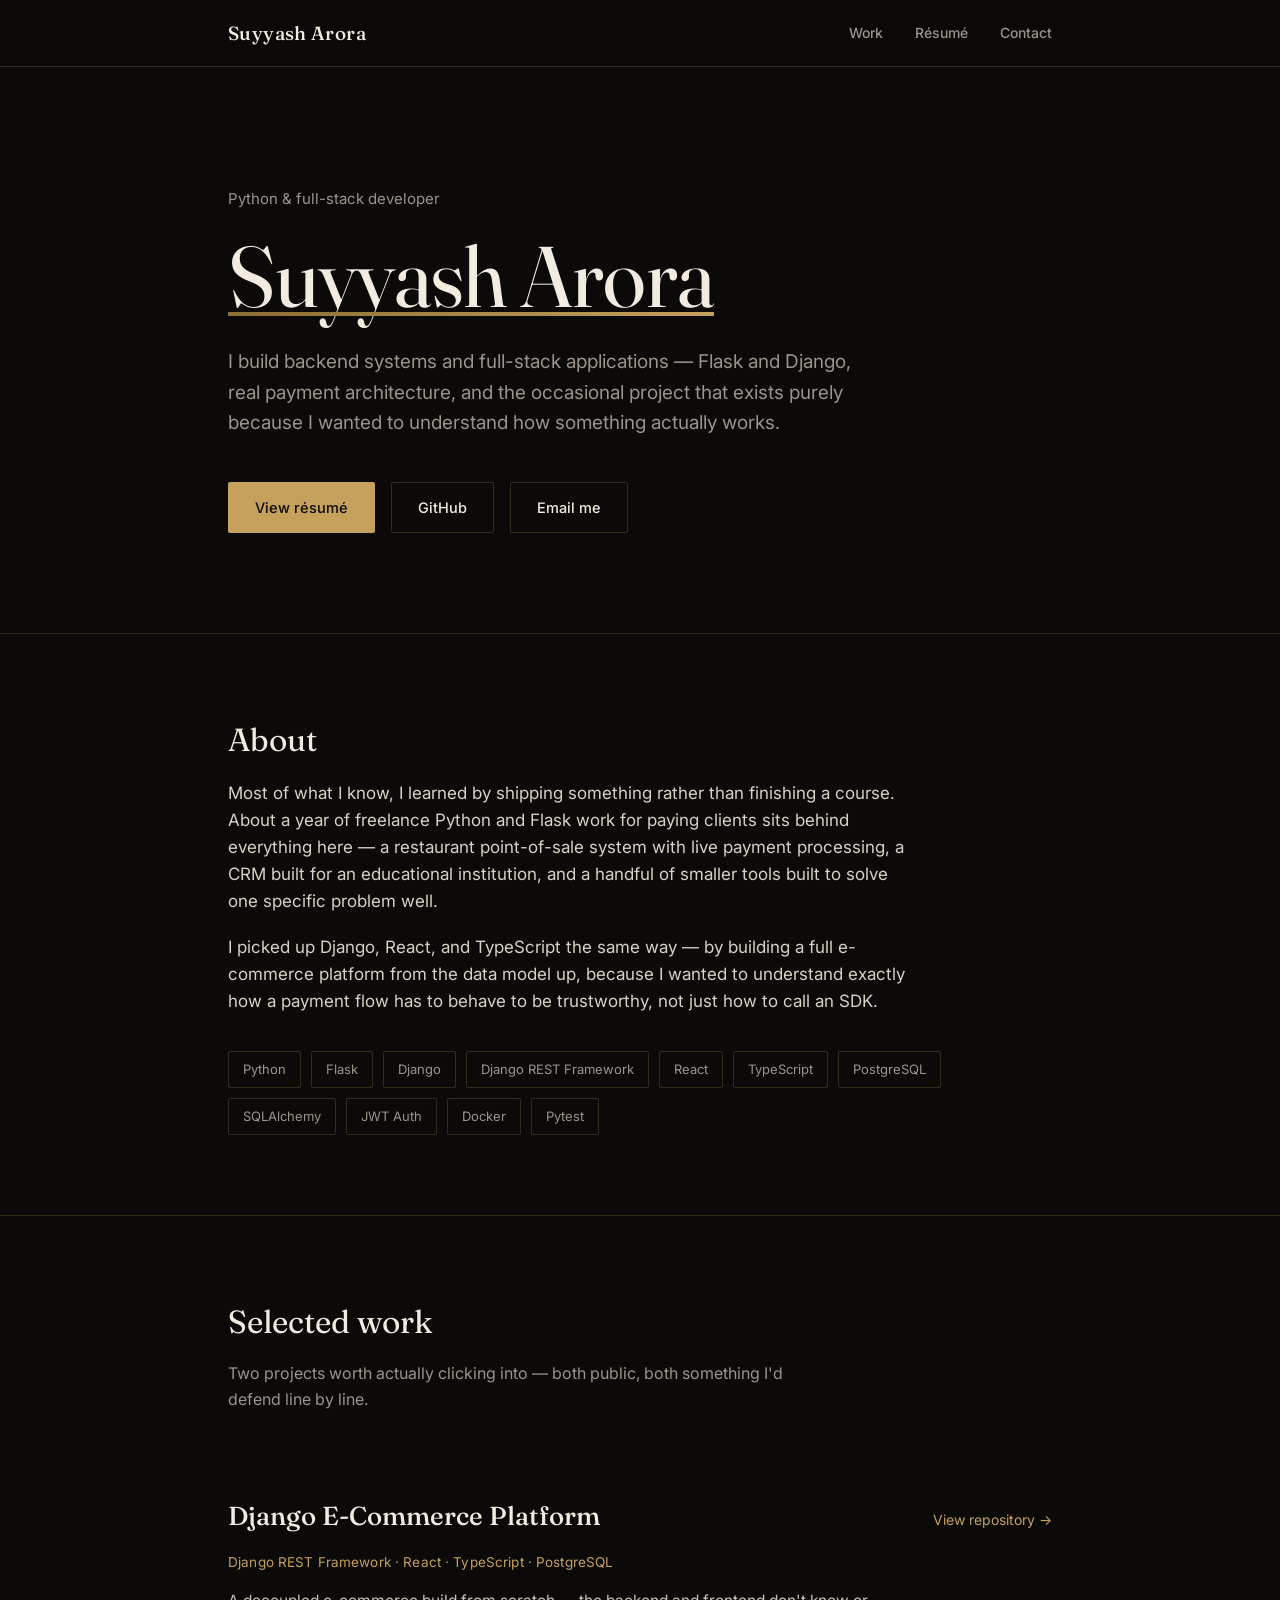
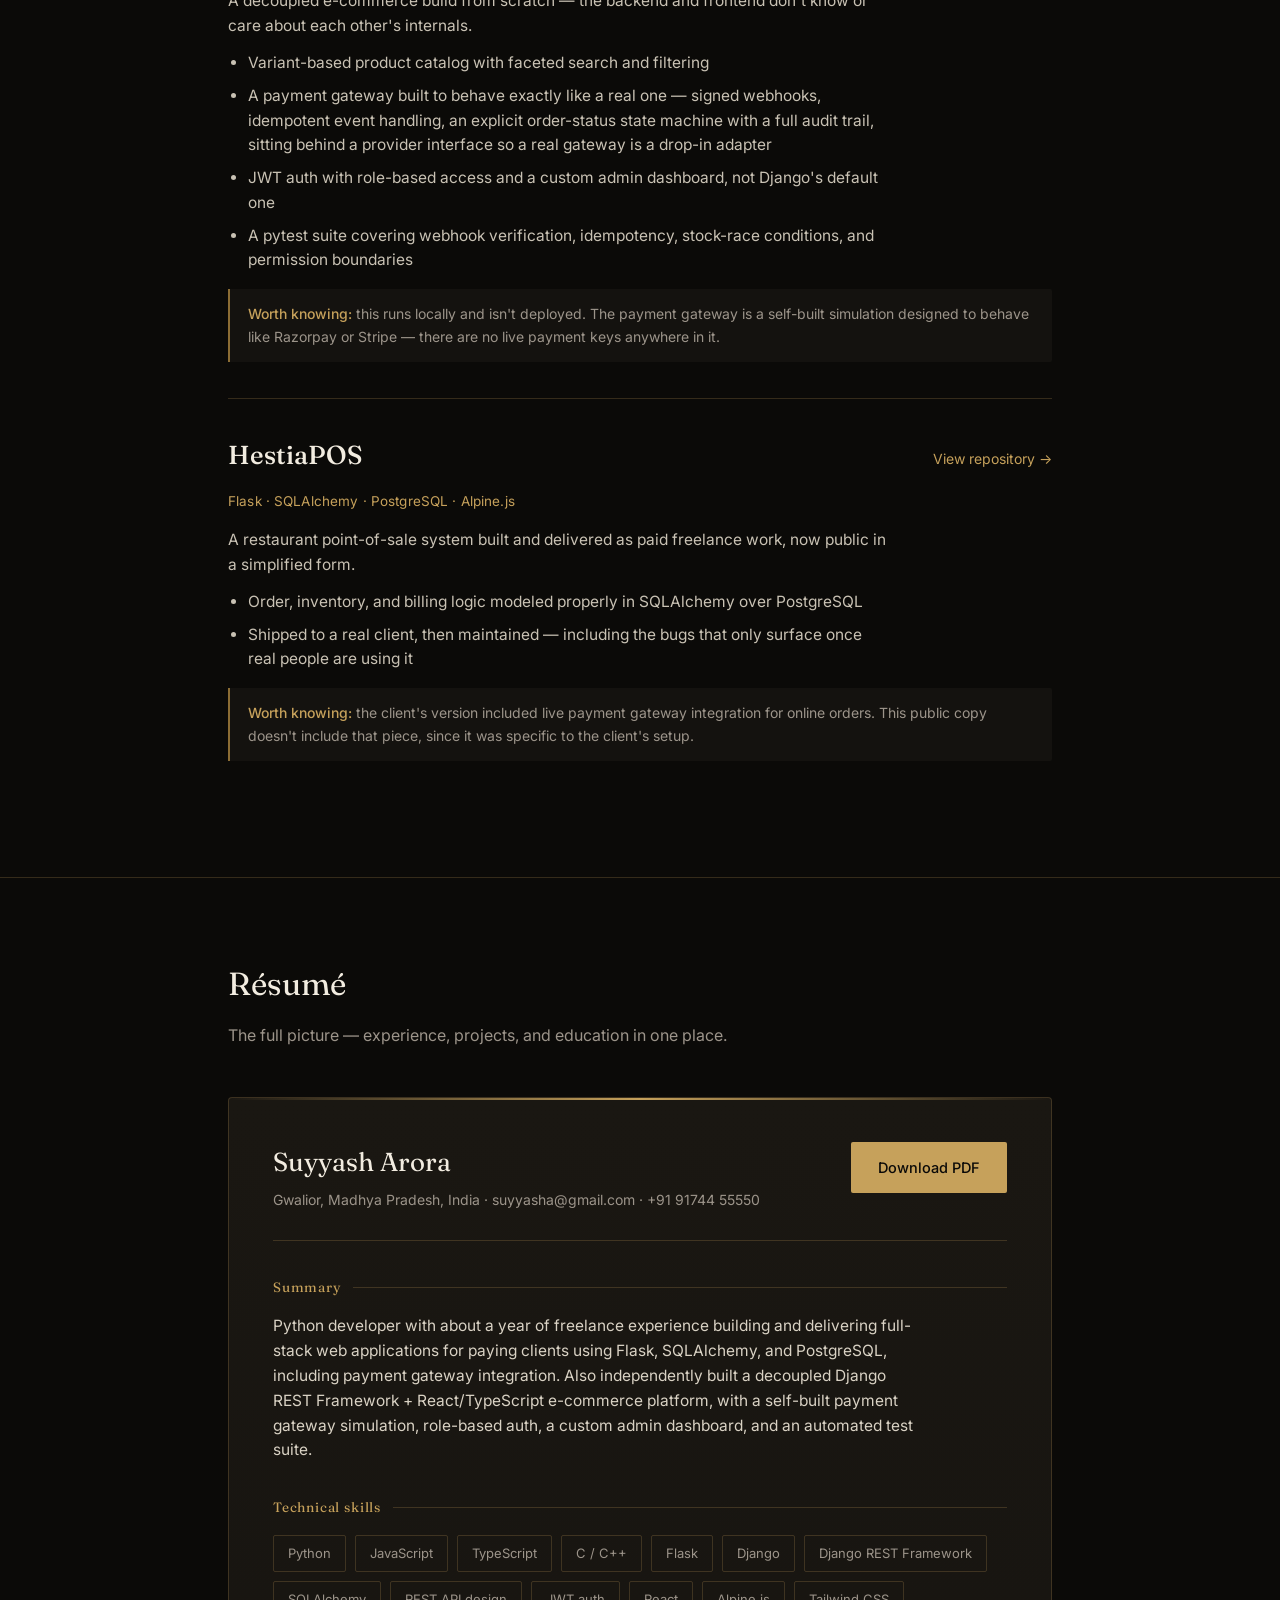
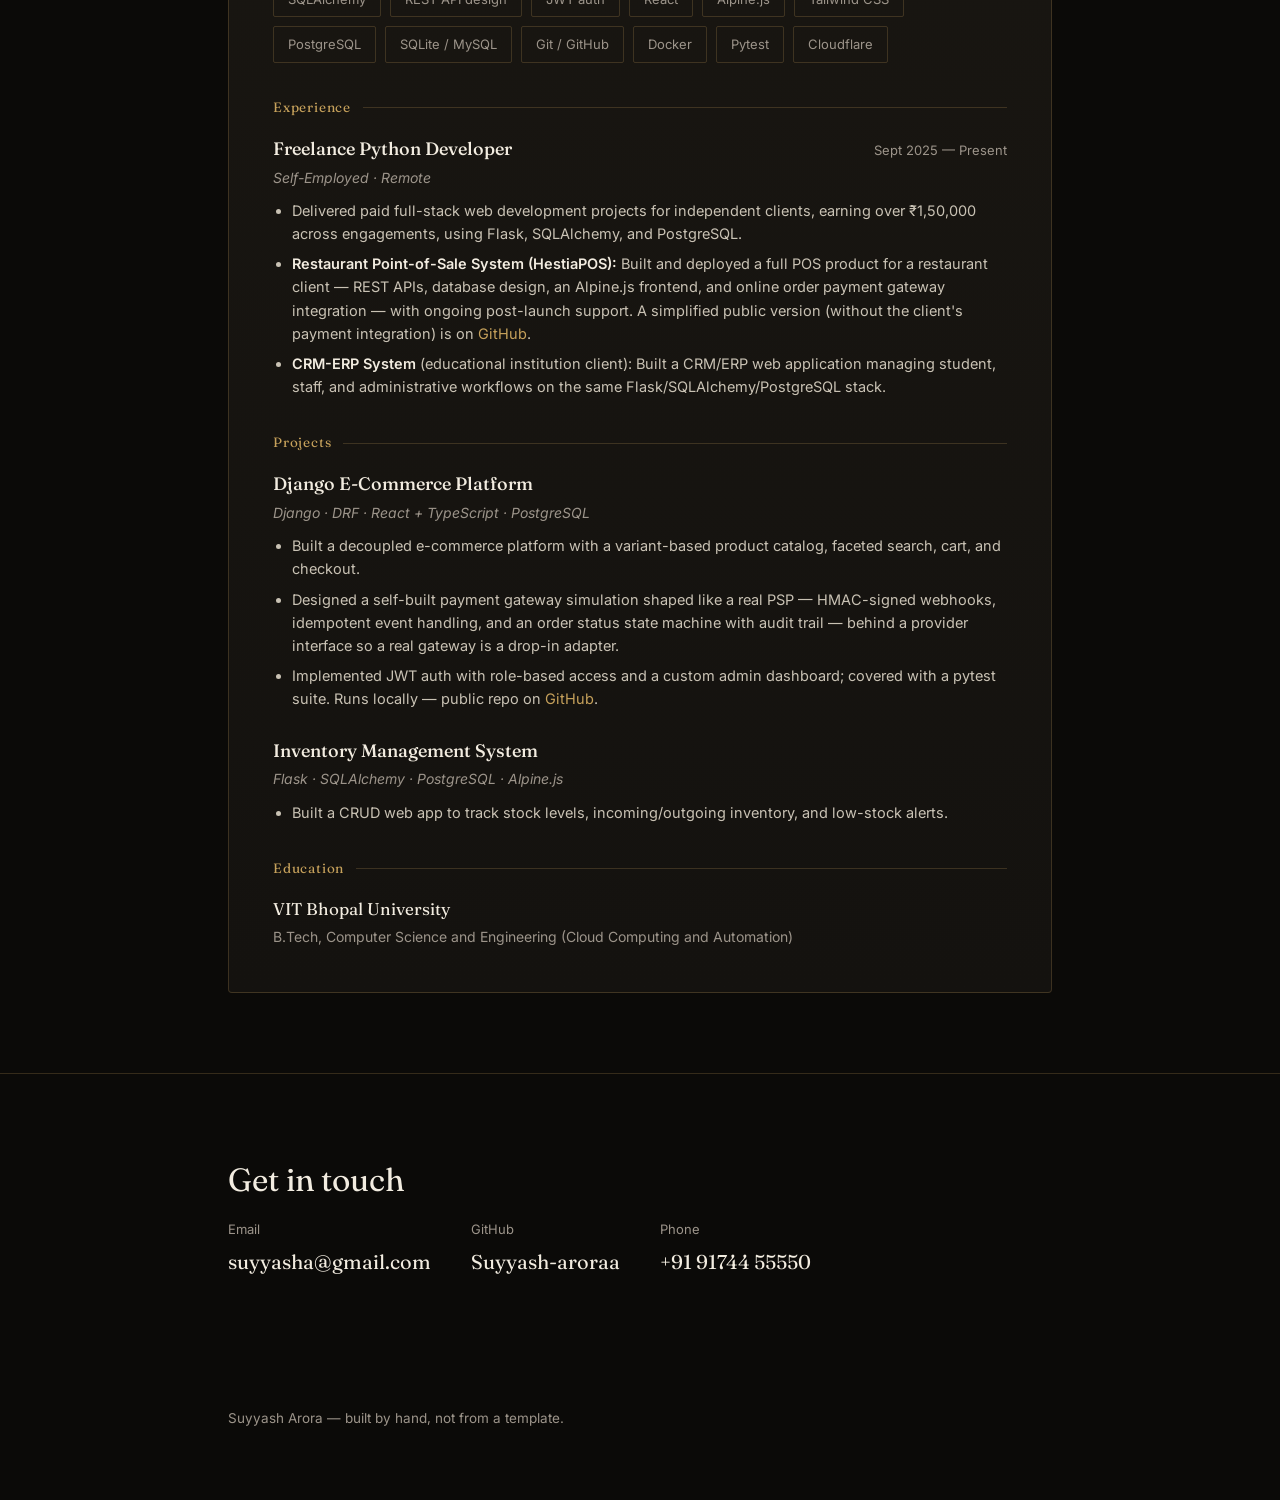
<file: index.html>
<!DOCTYPE html>
<html lang="en">
<head>
<meta charset="UTF-8">
<meta name="viewport" content="width=device-width, initial-scale=1.0">
<title>Suyyash Arora — Python & Full-Stack Developer</title>
<link rel="preconnect" href="https://fonts.googleapis.com">
<link rel="preconnect" href="https://fonts.gstatic.com" crossorigin>
<link href="https://fonts.googleapis.com/css2?family=Fraunces:opsz,wght@9..144,300;9..144,400;9..144,500;9..144,600&family=Inter:wght@400;500;600&display=swap" rel="stylesheet">
<style>
  :root{
    --bg:#0B0A08;
    --panel:#14120F;
    --panel-2:#1A1712;
    --ink:#F2ECE0;
    --muted:#9C948A;
    --gold:#C6A15B;
    --gold-deep:#8C6D34;
    --line:rgba(198,161,91,0.22);
  }
  *{box-sizing:border-box; margin:0; padding:0;}
  html{scroll-behavior:smooth;}
  body{
    background:
      radial-gradient(ellipse 1200px 600px at 50% -10%, rgba(198,161,91,0.08), transparent 60%),
      var(--bg);
    color:var(--ink);
    font-family:'Inter', sans-serif;
    line-height:1.6;
    -webkit-font-smoothing:antialiased;
  }
  ::selection{ background:var(--gold); color:#0B0A08; }

  a{ color:var(--gold); text-decoration:none; }
  a:hover{ color:var(--ink); }

  .wrap{ max-width:880px; margin:0 auto; padding:0 28px; }

  /* NAV */
  nav{
    position:sticky; top:0; z-index:10;
    background:rgba(11,10,8,0.85);
    backdrop-filter:blur(10px);
    border-bottom:1px solid var(--line);
  }
  nav .wrap{
    display:flex; align-items:center; justify-content:space-between;
    padding-top:18px; padding-bottom:18px;
  }
  .nav-mark{
    font-family:'Fraunces', serif; font-size:19px; font-weight:500;
    letter-spacing:0.02em; color:var(--ink);
  }
  .nav-links{ display:flex; gap:32px; }
  .nav-links a{
    font-size:14px; color:var(--muted); font-weight:500;
    transition:color 0.2s ease;
  }
  .nav-links a:hover{ color:var(--gold); }

  /* HERO */
  header.hero{ padding:120px 0 100px; }
  .eyebrow{
    font-size:15px; color:var(--muted); margin-bottom:22px;
    max-width:36ch;
  }
  h1{
    font-family:'Fraunces', serif;
    font-weight:400;
    font-size:clamp(48px, 8vw, 86px);
    line-height:1.02;
    letter-spacing:-0.01em;
    color:var(--ink);
    position:relative;
    display:inline-block;
  }
  h1 .underline{
    position:relative;
    display:inline-block;
  }
  h1 .underline::after{
    content:'';
    position:absolute;
    left:0; bottom:0.06em;
    height:0.05em;
    width:0;
    background:linear-gradient(90deg, var(--gold-deep), var(--gold));
    animation:drawline 1.1s 0.4s cubic-bezier(.65,0,.35,1) forwards;
  }
  @keyframes drawline{ to{ width:100%; } }

  .tagline{
    font-size:19px; color:var(--muted);
    max-width:52ch; margin-top:26px;
    font-weight:400;
  }
  .cta-row{ display:flex; gap:16px; margin-top:44px; flex-wrap:wrap; }
  .btn{
    display:inline-flex; align-items:center; gap:8px;
    padding:13px 26px; font-size:14.5px; font-weight:500;
    border-radius:2px; transition:all 0.25s ease;
    border:1px solid transparent;
  }
  .btn-primary{
    background:var(--gold); color:#0B0A08;
  }
  .btn-primary:hover{ background:var(--ink); color:#0B0A08; }
  .btn-ghost{
    border-color:var(--line); color:var(--ink);
  }
  .btn-ghost:hover{ border-color:var(--gold); color:var(--gold); }

  /* SECTION SHARED */
  section{ padding:80px 0; }
  .hr{ height:1px; background:var(--line); border:none; }
  .section-title{
    font-family:'Fraunces', serif; font-weight:400;
    font-size:32px; color:var(--ink); margin-bottom:14px;
  }
  .section-lead{
    color:var(--muted); max-width:58ch; font-size:16px; margin-bottom:48px;
  }

  /* ABOUT */
  .about-text{ max-width:62ch; font-size:17px; color:#D9D2C4; }
  .about-text p + p{ margin-top:18px; }

  .stack{
    display:flex; flex-wrap:wrap; gap:10px; margin-top:36px;
  }
  .chip{
    font-size:13px; color:var(--muted);
    border:1px solid var(--line); padding:7px 14px; border-radius:2px;
  }

  /* WORK */
  .project{
    padding:36px 0;
    border-bottom:1px solid var(--line);
  }
  .project:last-child{ border-bottom:none; }
  .project-head{
    display:flex; justify-content:space-between; align-items:baseline;
    flex-wrap:wrap; gap:10px; margin-bottom:14px;
  }
  .project-title{
    font-family:'Fraunces', serif; font-size:26px; font-weight:500; color:var(--ink);
  }
  .project-link{ font-size:14px; white-space:nowrap; }
  .project-tags{ color:var(--gold); font-size:13.5px; margin-bottom:16px; letter-spacing:0.01em; }
  .project-desc{ color:#C9C2B4; font-size:15.5px; max-width:66ch; }
  .project-desc ul{ margin-top:12px; padding-left:20px; }
  .project-desc li{ margin-bottom:8px; }
  .honesty{
    margin-top:16px; padding:14px 18px;
    background:var(--panel); border-left:2px solid var(--gold-deep);
    font-size:14px; color:var(--muted); border-radius:0 2px 2px 0;
  }
  .honesty strong{ color:var(--gold); font-weight:500; }

  /* RESUME — native rendered dossier */
  .dossier{
    background:linear-gradient(180deg, var(--panel-2), var(--panel));
    border:1px solid var(--line);
    border-radius:4px;
    padding:44px;
    position:relative;
    overflow:hidden;
  }
  .dossier::before{
    content:'';
    position:absolute; top:0; left:0; right:0; height:2px;
    background:linear-gradient(90deg, transparent, var(--gold), transparent);
  }
  .dossier-head{
    display:flex; justify-content:space-between; align-items:flex-start;
    margin-bottom:36px; flex-wrap:wrap; gap:18px;
    border-bottom:1px solid var(--line); padding-bottom:28px;
  }
  .dossier-title{ font-family:'Fraunces', serif; font-size:26px; margin-bottom:6px; }
  .dossier-sub{ font-size:14px; color:var(--muted); }
  .dossier-actions{ display:flex; gap:12px; flex-shrink:0; }

  .rblock{ margin-bottom:34px; }
  .rblock:last-child{ margin-bottom:0; }
  .rlabel{
    font-family:'Fraunces', serif; font-size:13.5px; color:var(--gold);
    letter-spacing:0.06em; margin-bottom:16px;
    display:flex; align-items:center; gap:12px;
  }
  .rlabel::after{ content:''; flex:1; height:1px; background:var(--line); }
  .rsummary{ font-size:15.5px; color:#D9D2C4; max-width:64ch; }

  .rskills{ display:flex; flex-wrap:wrap; gap:9px; }

  .rentry{ margin-bottom:26px; }
  .rentry:last-child{ margin-bottom:0; }
  .rentry-head{
    display:flex; justify-content:space-between; align-items:baseline;
    flex-wrap:wrap; gap:8px; margin-bottom:3px;
  }
  .rentry-title{ font-family:'Fraunces', serif; font-size:18px; color:var(--ink); font-weight:500; }
  .rentry-date{ font-size:13px; color:var(--muted); white-space:nowrap; }
  .rentry-sub{ font-size:14px; color:var(--muted); font-style:italic; margin-bottom:10px; }
  .rentry ul{ padding-left:19px; }
  .rentry li{ font-size:14.5px; color:#C9C2B4; margin-bottom:7px; }
  .rentry li strong{ color:var(--ink); font-weight:600; }

  .redu-school{ font-family:'Fraunces', serif; font-size:17px; color:var(--ink); }
  .redu-detail{ font-size:14px; color:var(--muted); margin-top:3px; }

  /* CONTACT */
  .contact-row{
    display:flex; gap:40px; flex-wrap:wrap; margin-top:8px;
  }
  .contact-item .label{ font-size:13px; color:var(--muted); margin-bottom:6px; }
  .contact-item .value{ font-family:'Fraunces', serif; font-size:20px; color:var(--ink); }
  .contact-item a.value:hover{ color:var(--gold); }

  footer{
    padding:50px 0 70px;
    color:var(--muted); font-size:13.5px;
  }

  @media (max-width:640px){
    header.hero{ padding:80px 0 60px; }
    .viewer-frame embed, .viewer-frame iframe{ height:420px; }
    .dossier{ padding:22px; }
    .nav-links{ gap:18px; }
  }

  @media (prefers-reduced-motion: reduce){
    h1 .underline::after{ animation:none; width:100%; }
  }
</style>
</head>
<body>

<nav>
  <div class="wrap">
    <div class="nav-mark">Suyyash Arora</div>
    <div class="nav-links">
      <a href="#work">Work</a>
      <a href="#resume">Résumé</a>
      <a href="#contact">Contact</a>
    </div>
  </div>
</nav>

<header class="hero">
  <div class="wrap">
    <div class="eyebrow">Python & full-stack developer</div>
    <h1><span class="underline">Suyyash Arora</span></h1>
    <p class="tagline">I build backend systems and full-stack applications — Flask and Django, real payment architecture, and the occasional project that exists purely because I wanted to understand how something actually works.</p>
    <div class="cta-row">
      <a class="btn btn-primary" href="#resume">View résumé</a>
      <a class="btn btn-ghost" href="https://github.com/Suyyash-aroraa" target="_blank" rel="noopener">GitHub</a>
      <a class="btn btn-ghost" href="mailto:suyyasha@gmail.com">Email me</a>
    </div>
  </div>
</header>

<hr class="hr">

<section id="about">
  <div class="wrap">
    <h2 class="section-title">About</h2>
    <div class="about-text">
      <p>Most of what I know, I learned by shipping something rather than finishing a course. About a year of freelance Python and Flask work for paying clients sits behind everything here — a restaurant point-of-sale system with live payment processing, a CRM built for an educational institution, and a handful of smaller tools built to solve one specific problem well.</p>
      <p>I picked up Django, React, and TypeScript the same way — by building a full e-commerce platform from the data model up, because I wanted to understand exactly how a payment flow has to behave to be trustworthy, not just how to call an SDK.</p>
    </div>
    <div class="stack">
      <span class="chip">Python</span>
      <span class="chip">Flask</span>
      <span class="chip">Django</span>
      <span class="chip">Django REST Framework</span>
      <span class="chip">React</span>
      <span class="chip">TypeScript</span>
      <span class="chip">PostgreSQL</span>
      <span class="chip">SQLAlchemy</span>
      <span class="chip">JWT Auth</span>
      <span class="chip">Docker</span>
      <span class="chip">Pytest</span>
    </div>
  </div>
</section>

<hr class="hr">

<section id="work">
  <div class="wrap">
    <h2 class="section-title">Selected work</h2>
    <p class="section-lead">Two projects worth actually clicking into — both public, both something I'd defend line by line.</p>

    <div class="project">
      <div class="project-head">
        <div class="project-title">Django E-Commerce Platform</div>
        <a class="project-link" href="https://github.com/Suyyash-aroraa/django-ecom" target="_blank" rel="noopener">View repository →</a>
      </div>
      <div class="project-tags">Django REST Framework · React · TypeScript · PostgreSQL</div>
      <div class="project-desc">
        A decoupled e-commerce build from scratch — the backend and frontend don't know or care about each other's internals.
        <ul>
          <li>Variant-based product catalog with faceted search and filtering</li>
          <li>A payment gateway built to behave exactly like a real one — signed webhooks, idempotent event handling, an explicit order-status state machine with a full audit trail, sitting behind a provider interface so a real gateway is a drop-in adapter</li>
          <li>JWT auth with role-based access and a custom admin dashboard, not Django's default one</li>
          <li>A pytest suite covering webhook verification, idempotency, stock-race conditions, and permission boundaries</li>
        </ul>
      </div>
      <div class="honesty"><strong>Worth knowing:</strong> this runs locally and isn't deployed. The payment gateway is a self-built simulation designed to behave like Razorpay or Stripe — there are no live payment keys anywhere in it.</div>
    </div>

    <div class="project">
      <div class="project-head">
        <div class="project-title">HestiaPOS</div>
        <a class="project-link" href="https://github.com/Suyyash-aroraa/hestia-pos" target="_blank" rel="noopener">View repository →</a>
      </div>
      <div class="project-tags">Flask · SQLAlchemy · PostgreSQL · Alpine.js</div>
      <div class="project-desc">
        A restaurant point-of-sale system built and delivered as paid freelance work, now public in a simplified form.
        <ul>
          <li>Order, inventory, and billing logic modeled properly in SQLAlchemy over PostgreSQL</li>
          <li>Shipped to a real client, then maintained — including the bugs that only surface once real people are using it</li>
        </ul>
      </div>
      <div class="honesty"><strong>Worth knowing:</strong> the client's version included live payment gateway integration for online orders. This public copy doesn't include that piece, since it was specific to the client's setup.</div>
    </div>
  </div>
</section>

<hr class="hr">

<section id="resume">
  <div class="wrap">
    <h2 class="section-title">Résumé</h2>
    <p class="section-lead">The full picture — experience, projects, and education in one place.</p>

    <div class="dossier">
      <div class="dossier-head">
        <div>
          <div class="dossier-title">Suyyash Arora</div>
          <div class="dossier-sub">Gwalior, Madhya Pradesh, India · suyyasha@gmail.com · +91 91744 55550</div>
        </div>
        <div class="dossier-actions">
          <a class="btn btn-primary" href="resume.pdf" download>Download PDF</a>
        </div>
      </div>

      <div class="rblock">
        <div class="rlabel">Summary</div>
        <p class="rsummary">Python developer with about a year of freelance experience building and delivering full-stack web applications for paying clients using Flask, SQLAlchemy, and PostgreSQL, including payment gateway integration. Also independently built a decoupled Django REST Framework + React/TypeScript e-commerce platform, with a self-built payment gateway simulation, role-based auth, a custom admin dashboard, and an automated test suite.</p>
      </div>

      <div class="rblock">
        <div class="rlabel">Technical skills</div>
        <div class="rskills">
          <span class="chip">Python</span><span class="chip">JavaScript</span><span class="chip">TypeScript</span>
          <span class="chip">C / C++</span><span class="chip">Flask</span><span class="chip">Django</span>
          <span class="chip">Django REST Framework</span><span class="chip">SQLAlchemy</span>
          <span class="chip">REST API design</span><span class="chip">JWT auth</span><span class="chip">React</span>
          <span class="chip">Alpine.js</span><span class="chip">Tailwind CSS</span><span class="chip">PostgreSQL</span>
          <span class="chip">SQLite / MySQL</span><span class="chip">Git / GitHub</span><span class="chip">Docker</span>
          <span class="chip">Pytest</span><span class="chip">Cloudflare</span>
        </div>
      </div>

      <div class="rblock">
        <div class="rlabel">Experience</div>
        <div class="rentry">
          <div class="rentry-head">
            <div class="rentry-title">Freelance Python Developer</div>
            <div class="rentry-date">Sept 2025 — Present</div>
          </div>
          <div class="rentry-sub">Self-Employed · Remote</div>
          <ul>
            <li>Delivered paid full-stack web development projects for independent clients, earning over ₹1,50,000 across engagements, using Flask, SQLAlchemy, and PostgreSQL.</li>
            <li><strong>Restaurant Point-of-Sale System (HestiaPOS):</strong> Built and deployed a full POS product for a restaurant client — REST APIs, database design, an Alpine.js frontend, and online order payment gateway integration — with ongoing post-launch support. A simplified public version (without the client's payment integration) is on <a href="https://github.com/Suyyash-aroraa/hestia-pos" target="_blank" rel="noopener">GitHub</a>.</li>
            <li><strong>CRM-ERP System</strong> (educational institution client): Built a CRM/ERP web application managing student, staff, and administrative workflows on the same Flask/SQLAlchemy/PostgreSQL stack.</li>
          </ul>
        </div>
      </div>

      <div class="rblock">
        <div class="rlabel">Projects</div>
        <div class="rentry">
          <div class="rentry-head">
            <div class="rentry-title">Django E-Commerce Platform</div>
          </div>
          <div class="rentry-sub">Django · DRF · React + TypeScript · PostgreSQL</div>
          <ul>
            <li>Built a decoupled e-commerce platform with a variant-based product catalog, faceted search, cart, and checkout.</li>
            <li>Designed a self-built payment gateway simulation shaped like a real PSP — HMAC-signed webhooks, idempotent event handling, and an order status state machine with audit trail — behind a provider interface so a real gateway is a drop-in adapter.</li>
            <li>Implemented JWT auth with role-based access and a custom admin dashboard; covered with a pytest suite. Runs locally — public repo on <a href="https://github.com/Suyyash-aroraa/django-ecom" target="_blank" rel="noopener">GitHub</a>.</li>
          </ul>
        </div>
        <div class="rentry">
          <div class="rentry-head">
            <div class="rentry-title">Inventory Management System</div>
          </div>
          <div class="rentry-sub">Flask · SQLAlchemy · PostgreSQL · Alpine.js</div>
          <ul>
            <li>Built a CRUD web app to track stock levels, incoming/outgoing inventory, and low-stock alerts.</li>
          </ul>
        </div>
      </div>

      <div class="rblock">
        <div class="rlabel">Education</div>
        <div class="redu-school">VIT Bhopal University</div>
        <div class="redu-detail">B.Tech, Computer Science and Engineering (Cloud Computing and Automation)</div>
      </div>
    </div>
  </div>
</section>

<hr class="hr">

<section id="contact">
  <div class="wrap">
    <h2 class="section-title">Get in touch</h2>
    <div class="contact-row">
      <div class="contact-item">
        <div class="label">Email</div>
        <a class="value" href="mailto:suyyasha@gmail.com">suyyasha@gmail.com</a>
      </div>
      <div class="contact-item">
        <div class="label">GitHub</div>
        <a class="value" href="https://github.com/Suyyash-aroraa" target="_blank" rel="noopener">Suyyash-aroraa</a>
      </div>
      <div class="contact-item">
        <div class="label">Phone</div>
        <div class="value">+91 91744 55550</div>
      </div>
    </div>
  </div>
</section>

<footer>
  <div class="wrap">
    Suyyash Arora — built by hand, not from a template.
  </div>
</footer>

</body>
</html>
</file>
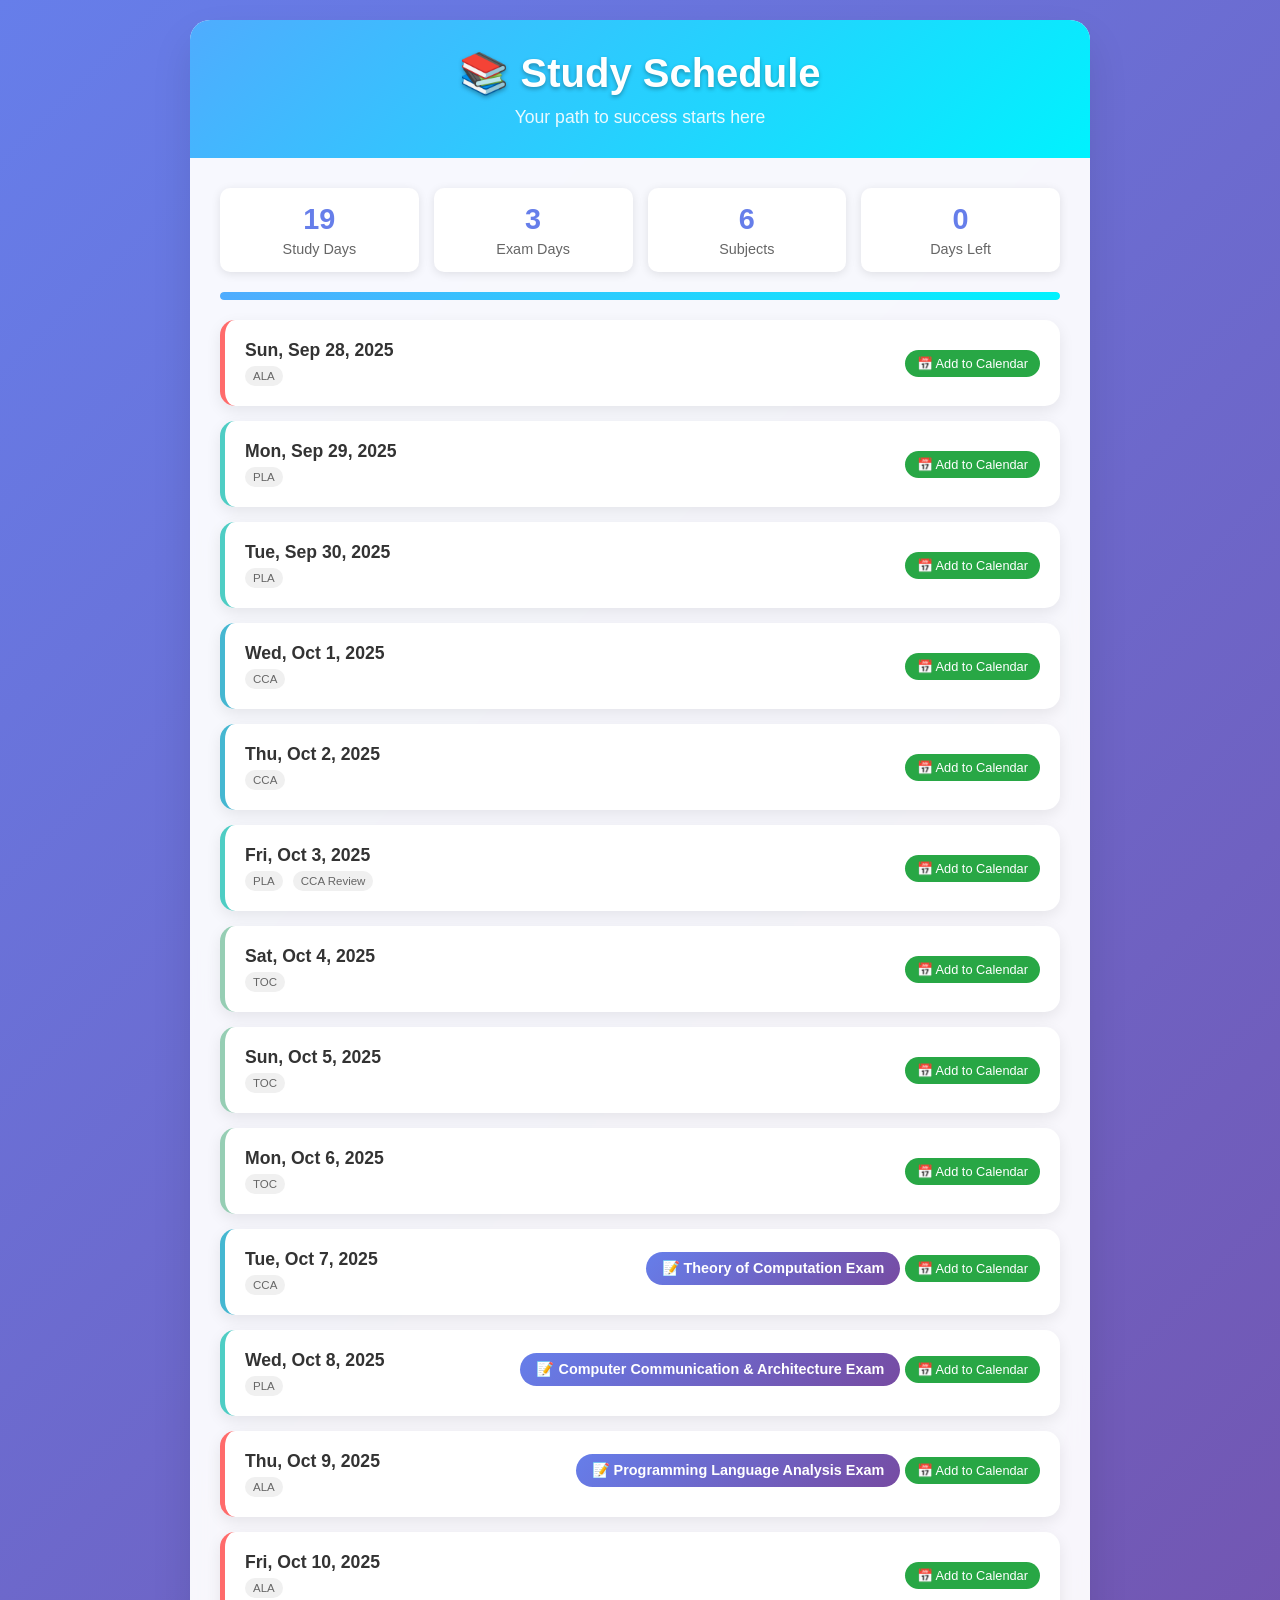
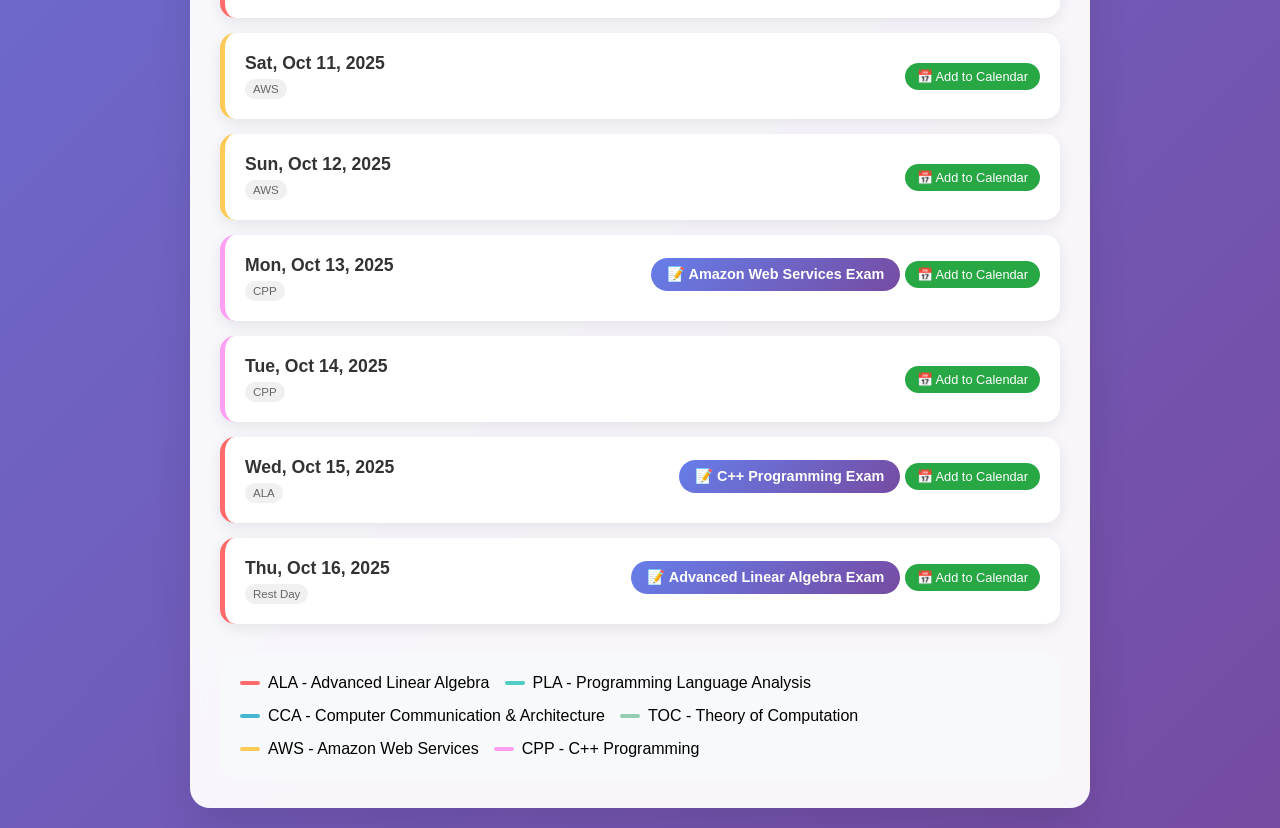
<file: study.html>
<!DOCTYPE html>
<html lang="en">
<head>
    <meta charset="UTF-8">
    <meta name="viewport" content="width=device-width, initial-scale=1.0">
    <title>Study Schedule</title>
    <style>
        * {
            margin: 0;
            padding: 0;
            box-sizing: border-box;
        }

        body {
            font-family: 'Segoe UI', Tahoma, Geneva, Verdana, sans-serif;
            background: linear-gradient(135deg, #667eea 0%, #764ba2 100%);
            min-height: 100vh;
            padding: 20px;
        }

        .container {
            max-width: 900px;
            margin: 0 auto;
            background: rgba(255, 255, 255, 0.95);
            backdrop-filter: blur(10px);
            border-radius: 20px;
            box-shadow: 0 20px 40px rgba(0, 0, 0, 0.1);
            overflow: hidden;
        }

        .header {
            background: linear-gradient(135deg, #4facfe 0%, #00f2fe 100%);
            padding: 30px;
            text-align: center;
            color: white;
        }

        .header h1 {
            font-size: 2.5em;
            margin-bottom: 10px;
            text-shadow: 0 2px 4px rgba(0, 0, 0, 0.3);
        }

        .header p {
            font-size: 1.1em;
            opacity: 0.9;
        }

        .schedule-grid {
            padding: 30px;
        }

        .schedule-item {
            display: flex;
            align-items: center;
            justify-content: space-between;
            padding: 20px;
            margin-bottom: 15px;
            background: white;
            border-radius: 15px;
            box-shadow: 0 5px 15px rgba(0, 0, 0, 0.08);
            transition: all 0.3s ease;
            border-left: 5px solid;
        }

        .schedule-item:hover {
            transform: translateY(-2px);
            box-shadow: 0 10px 25px rgba(0, 0, 0, 0.15);
        }

        .schedule-item.ala {
            border-left-color: #ff6b6b;
        }

        .schedule-item.pla {
            border-left-color: #4ecdc4;
        }

        .schedule-item.cca {
            border-left-color: #45b7d1;
        }

        .schedule-item.toc {
            border-left-color: #96ceb4;
        }

        .schedule-item.aws {
            border-left-color: #feca57;
        }

        .schedule-item.cpp {
            border-left-color: #ff9ff3;
        }

        .date-info {
            flex: 1;
        }

        .date {
            font-size: 1.1em;
            font-weight: 600;
            color: #333;
            margin-bottom: 5px;
        }

        .subject {
            font-size: 0.9em;
            color: #666;
            display: flex;
            align-items: center;
            gap: 10px;
        }

        .subject-tag {
            background: #f0f0f0;
            padding: 4px 8px;
            border-radius: 20px;
            font-size: 0.8em;
            font-weight: 500;
        }

        .exam-info {
            text-align: right;
            flex-shrink: 0;
            margin-left: 20px;
        }

        .exam-badge {
            background: linear-gradient(135deg, #667eea 0%, #764ba2 100%);
            color: white;
            padding: 8px 16px;
            border-radius: 20px;
            font-size: 0.9em;
            font-weight: 600;
            margin-bottom: 8px;
            display: inline-block;
        }

        .add-to-calendar {
            background: #28a745;
            color: white;
            border: none;
            padding: 6px 12px;
            border-radius: 15px;
            font-size: 0.8em;
            cursor: pointer;
            transition: all 0.3s ease;
        }

        .add-to-calendar:hover {
            background: #218838;
            transform: scale(1.05);
        }

        .legend {
            display: flex;
            flex-wrap: wrap;
            gap: 15px;
            margin-top: 30px;
            padding: 20px;
            background: #f8f9fa;
            border-radius: 15px;
        }

        .legend-item {
            display: flex;
            align-items: center;
            gap: 8px;
        }

        .legend-color {
            width: 20px;
            height: 4px;
            border-radius: 2px;
        }

        .stats {
            display: grid;
            grid-template-columns: repeat(auto-fit, minmax(120px, 1fr));
            gap: 15px;
            margin-bottom: 20px;
        }

        .stat-card {
            background: white;
            padding: 15px;
            border-radius: 10px;
            text-align: center;
            box-shadow: 0 2px 10px rgba(0, 0, 0, 0.1);
        }

        .stat-number {
            font-size: 1.8em;
            font-weight: bold;
            color: #667eea;
        }

        .stat-label {
            font-size: 0.9em;
            color: #666;
            margin-top: 5px;
        }

        @media (max-width: 768px) {
            .schedule-item {
                flex-direction: column;
                align-items: stretch;
                text-align: center;
            }

            .exam-info {
                margin-left: 0;
                margin-top: 15px;
                text-align: center;
            }

            .header h1 {
                font-size: 2em;
            }

            .container {
                margin: 10px;
            }

            body {
                padding: 10px;
            }

            .legend {
                justify-content: center;
            }

            .stats {
                grid-template-columns: repeat(2, 1fr);
            }
        }

        .progress-bar {
            width: 100%;
            height: 8px;
            background: #e0e0e0;
            border-radius: 4px;
            margin: 20px 0;
            overflow: hidden;
        }

        .progress-fill {
            height: 100%;
            background: linear-gradient(90deg, #4facfe 0%, #00f2fe 100%);
            border-radius: 4px;
            transition: width 0.3s ease;
        }
    </style>
</head>
<body>
    <div class="container">
        <div class="header">
            <h1>📚 Study Schedule</h1>
            <p>Your path to success starts here</p>
        </div>
        
        <div class="schedule-grid">
            <div class="stats">
                <div class="stat-card">
                    <div class="stat-number" id="totalDays">19</div>
                    <div class="stat-label">Study Days</div>
                </div>
                <div class="stat-card">
                    <div class="stat-number" id="examDays">3</div>
                    <div class="stat-label">Exam Days</div>
                </div>
                <div class="stat-card">
                    <div class="stat-number" id="subjects">6</div>
                    <div class="stat-label">Subjects</div>
                </div>
                <div class="stat-card">
                    <div class="stat-number" id="daysLeft">-</div>
                    <div class="stat-label">Days Left</div>
                </div>
            </div>

            <div class="progress-bar">
                <div class="progress-fill" id="progressFill"></div>
            </div>

            <div id="scheduleItems"></div>

            <div class="legend">
                <div class="legend-item">
                    <div class="legend-color" style="background-color: #ff6b6b;"></div>
                    <span>ALA - Advanced Linear Algebra</span>
                </div>
                <div class="legend-item">
                    <div class="legend-color" style="background-color: #4ecdc4;"></div>
                    <span>PLA - Programming Language Analysis</span>
                </div>
                <div class="legend-item">
                    <div class="legend-color" style="background-color: #45b7d1;"></div>
                    <span>CCA - Computer Communication & Architecture</span>
                </div>
                <div class="legend-item">
                    <div class="legend-color" style="background-color: #96ceb4;"></div>
                    <span>TOC - Theory of Computation</span>
                </div>
                <div class="legend-item">
                    <div class="legend-color" style="background-color: #feca57;"></div>
                    <span>AWS - Amazon Web Services</span>
                </div>
                <div class="legend-item">
                    <div class="legend-color" style="background-color: #ff9ff3;"></div>
                    <span>CPP - C++ Programming</span>
                </div>
            </div>
        </div>
    </div>

    <script>
        const scheduleData = [
            { date: '2025-09-28', subject: 'ALA', exam: null },
            { date: '2025-09-29', subject: 'PLA', exam: null },
            { date: '2025-09-30', subject: 'PLA', exam: null },
            { date: '2025-10-01', subject: 'CCA', exam: null },
            { date: '2025-10-02', subject: 'CCA', exam: null },
            { date: '2025-10-03', subject: 'PLA + CCA rev', exam: null },
            { date: '2025-10-04', subject: 'TOC', exam: null },
            { date: '2025-10-05', subject: 'TOC', exam: null },
            { date: '2025-10-06', subject: 'TOC', exam: null },
            { date: '2025-10-07', subject: 'CCA', exam: 'TOC' },
            { date: '2025-10-08', subject: 'PLA', exam: 'CCA' },
            { date: '2025-10-09', subject: 'ALA', exam: 'PLA' },
            { date: '2025-10-10', subject: 'ALA', exam: null },
            { date: '2025-10-11', subject: 'AWS', exam: null },
            { date: '2025-10-12', subject: 'AWS', exam: null },
            { date: '2025-10-13', subject: 'CPP', exam: 'AWS' },
            { date: '2025-10-14', subject: 'CPP', exam: null },
            { date: '2025-10-15', subject: 'ALA', exam: 'CPP' },
            { date: '2025-10-16', subject: null, exam: 'ALA' }
        ];

        const subjectColors = {
            'ALA': 'ala',
            'PLA': 'pla',
            'CCA': 'cca',
            'TOC': 'toc',
            'AWS': 'aws',
            'CPP': 'cpp'
        };

        const subjectNames = {
            'ALA': 'Advanced Linear Algebra',
            'PLA': 'Programming Language Analysis',
            'CCA': 'Computer Communication & Architecture',
            'TOC': 'Theory of Computation',
            'AWS': 'Amazon Web Services',
            'CPP': 'C++ Programming'
        };

        function formatDate(dateStr) {
            const date = new Date(dateStr);
            const options = { 
                weekday: 'short', 
                year: 'numeric', 
                month: 'short', 
                day: 'numeric' 
            };
            return date.toLocaleDateString('en-US', options);
        }

        function getDaysDifference(dateStr) {
            const today = new Date();
            const targetDate = new Date(dateStr);
            const diffTime = targetDate - today;
            const diffDays = Math.ceil(diffTime / (1000 * 60 * 60 * 24));
            return diffDays;
        }

        function createGoogleCalendarUrl(date, subject, exam) {
            const startDate = new Date(date);
            const endDate = new Date(date);
            endDate.setHours(23, 59, 59);

            let title, description;
            
            if (exam) {
                title = `${subjectNames[exam]} Exam`;
                description = `Exam for ${subjectNames[exam]}`;
                if (subject) {
                    description += `\nStudy: ${subjectNames[subject] || subject}`;
                }
            } else if (subject) {
                title = `Study: ${subjectNames[subject] || subject}`;
                description = `Study session for ${subjectNames[subject] || subject}`;
            }

            const startDateStr = startDate.toISOString().replace(/[-:]/g, '').split('.')[0] + 'Z';
            const endDateStr = endDate.toISOString().replace(/[-:]/g, '').split('.')[0] + 'Z';

            const params = new URLSearchParams({
                action: 'TEMPLATE',
                text: title,
                dates: `${startDateStr}/${endDateStr}`,
                details: description,
                location: 'Study Location'
            });

            return `https://calendar.google.com/calendar/render?${params.toString()}`;
        }

        function renderSchedule() {
            const container = document.getElementById('scheduleItems');
            const today = new Date().toISOString().split('T')[0];
            
            container.innerHTML = '';

            scheduleData.forEach(item => {
                const scheduleItem = document.createElement('div');
                const primarySubject = item.subject ? item.subject.split(' + ')[0] : (item.exam || 'exam');
                scheduleItem.className = `schedule-item ${subjectColors[primarySubject] || 'exam'}`;
                
                const daysDiff = getDaysDifference(item.date);
                const isToday = item.date === today;
                const isPast = daysDiff < 0;
                
                if (isPast) {
                    scheduleItem.style.opacity = '0.6';
                }
                
                if (isToday) {
                    scheduleItem.style.border = '2px solid #ff6b6b';
                    scheduleItem.style.background = '#fff8f8';
                }

                let studyContent = '';
                if (item.subject) {
                    const subjects = item.subject.split(' + ');
                    studyContent = subjects.map(subj => 
                        `<span class="subject-tag">${subj.replace(' rev', ' Review')}</span>`
                    ).join('');
                }

                scheduleItem.innerHTML = `
                    <div class="date-info">
                        <div class="date">${formatDate(item.date)} ${isToday ? '🎯 Today' : daysDiff === 1 ? '📅 Tomorrow' : ''}</div>
                        <div class="subject">
                            ${studyContent}
                            ${item.subject ? '' : '<span class="subject-tag">Rest Day</span>'}
                        </div>
                    </div>
                    <div class="exam-info">
                        ${item.exam ? `<div class="exam-badge">📝 ${subjectNames[item.exam]} Exam</div>` : ''}
                        <button class="add-to-calendar" onclick="addToCalendar('${item.date}', '${item.subject || ''}', '${item.exam || ''}')">
                            📅 Add to Calendar
                        </button>
                    </div>
                `;

                container.appendChild(scheduleItem);
            });
        }

        function addToCalendar(date, subject, exam) {
            const url = createGoogleCalendarUrl(date, subject, exam);
            window.open(url, '_blank');
        }

        function updateProgress() {
            const today = new Date();
            const startDate = new Date(scheduleData[0].date);
            const endDate = new Date(scheduleData[scheduleData.length - 1].date);
            
            const totalDays = Math.ceil((endDate - startDate) / (1000 * 60 * 60 * 24));
            const daysPassed = Math.max(0, Math.ceil((today - startDate) / (1000 * 60 * 60 * 24)));
            
            const progress = Math.min(100, (daysPassed / totalDays) * 100);
            document.getElementById('progressFill').style.width = `${progress}%`;
            
            const daysLeft = Math.max(0, Math.ceil((endDate - today) / (1000 * 60 * 60 * 24)));
            document.getElementById('daysLeft').textContent = daysLeft;
        }

        // Initialize the page
        renderSchedule();
        updateProgress();

        // Add some animations
        setTimeout(() => {
            const items = document.querySelectorAll('.schedule-item');
            items.forEach((item, index) => {
                setTimeout(() => {
                    item.style.opacity = '0';
                    item.style.transform = 'translateY(20px)';
                    item.style.transition = 'all 0.5s ease';
                    setTimeout(() => {
                        item.style.opacity = '1';
                        item.style.transform = 'translateY(0)';
                    }, 50);
                }, index * 50);
            });
        }, 100);
    </script>
</body>
</html>
</file>
